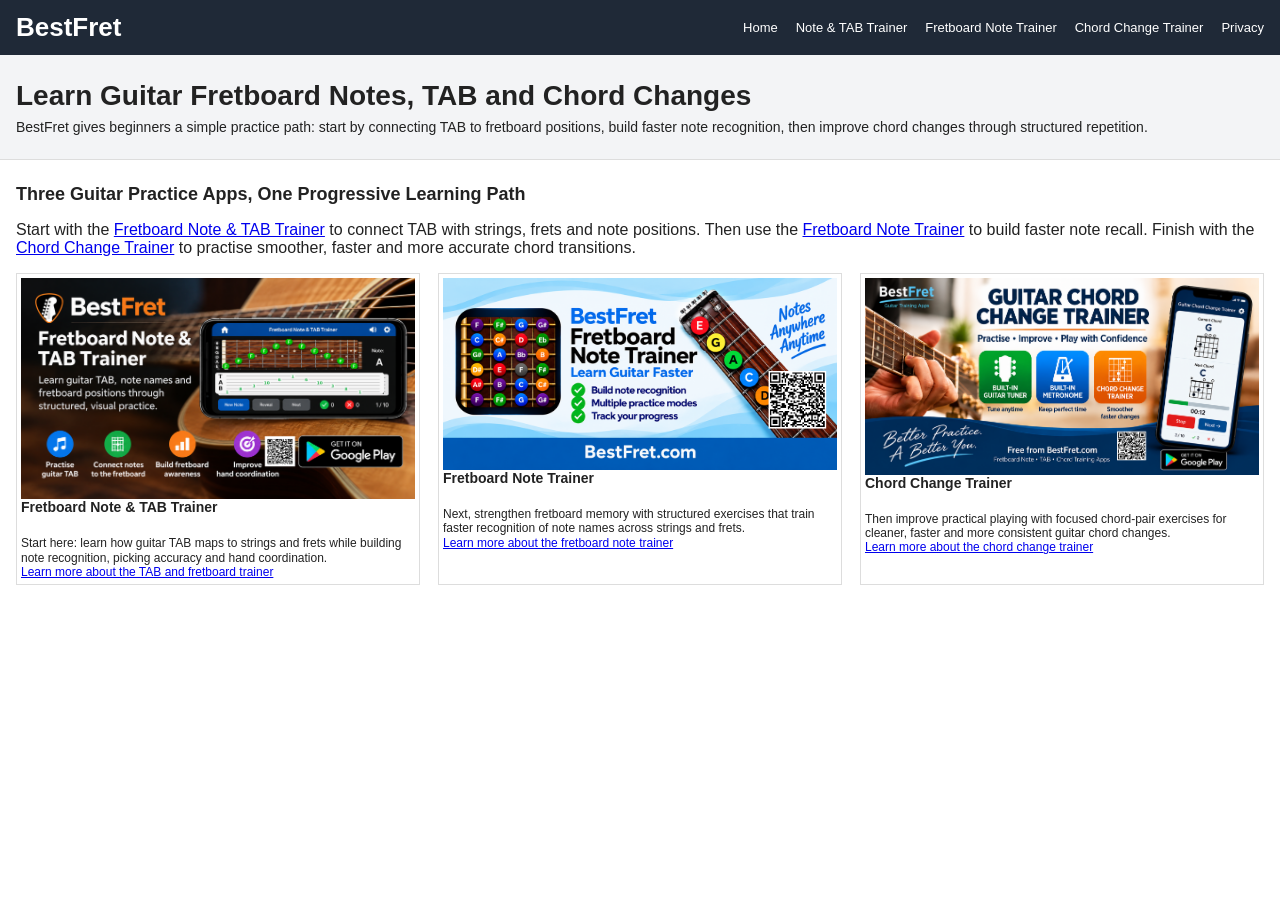
<file: index.html>
﻿<!DOCTYPE html>
<html lang="en">
<head>
  <meta charset="UTF-8">
  <meta name="viewport" content="width=device-width, initial-scale=1.0">
  <title>Guitar Fretboard, TAB &amp; Chord Training Apps | BestFret</title>
  <meta name="description" content="Learn guitar fretboard notes, read TAB, and practise smoother chord changes with BestFret's beginner-friendly Android guitar training apps.">
  <link rel="canonical" href="https://bestfret.com/">
  <meta name="robots" content="index, follow">
  <meta property="og:title" content="Guitar Fretboard, TAB &amp; Chord Training Apps | BestFret">
  <meta property="og:description" content="Beginner-friendly guitar practice apps for fretboard notes, TAB reading and smoother chord changes.">
  <meta property="og:url" content="https://bestfret.com/">
  <meta property="og:type" content="website">

  <script type="application/ld+json">
  {
    "@context": "https://schema.org",
    "@type": "WebSite",
    "name": "BestFret",
    "url": "https://bestfret.com/",
    "description": "Beginner-friendly Android guitar training apps for fretboard notes, TAB reading and chord changes."
  }
  </script>

  <link rel="stylesheet" href="styles.css">
</head>

<body>

<header class="site-header">
  <div class="container header-inner">
    <div class="site-title">BestFret</div>

    <nav class="site-nav">
      <a href="/">Home</a>
      <a href="fretboard-note-tab-trainer.html">Note &amp; TAB Trainer</a>
      <a href="fretboard-note-trainer.html">Fretboard Note Trainer</a>
      <a href="chord-change-trainer.html">Chord Change Trainer</a>
      <a href="privacy.html">Privacy</a>
    </nav>
  </div>
</header>

<main>

<section class="hero">
  <div class="container hero-inner">

    <div class="hero-top">
      <h1>Learn Guitar Fretboard Notes, TAB and Chord Changes</h1>
    </div>

    <p class="hero-text">
      BestFret gives beginners a simple practice path: start by connecting TAB to
      fretboard positions, build faster note recognition, then improve chord changes
      through structured repetition.
    </p>

  </div>
</section>

<section id="apps" class="apps-section">
  <div class="container">

    <div class="section-heading">
      <h2>Three Guitar Practice Apps, One Progressive Learning Path</h2>

      <p>
        Start with the
        <a href="fretboard-note-tab-trainer.html">Fretboard Note &amp; TAB Trainer</a>
        to connect TAB with strings, frets and note positions. Then use the
        <a href="fretboard-note-trainer.html">Fretboard Note Trainer</a>
        to build faster note recall. Finish with the
        <a href="chord-change-trainer.html">Chord Change Trainer</a>
        to practise smoother, faster and more accurate chord transitions.
      </p>
    </div>

    <div class="app-grid">

      <!-- TAB -->
      <article class="app-card">

        <a class="image-link" href="fretboard-note-tab-trainer.html">
          <div class="app-image-wrap">
            <img
              src="images/New TAB Images 260928/TAB_HERO_WITH_QR.png"
              alt="BestFret Fretboard Note and TAB Trainer">
          </div>
        </a>

        <h3>Fretboard Note &amp; TAB Trainer</h3>

        <p>
          Start here: learn how guitar TAB maps to strings and frets while building
          note recognition, picking accuracy and hand coordination.
        </p>

        <p>
          <a href="fretboard-note-tab-trainer.html">
            Learn more about the TAB and fretboard trainer
          </a>
        </p>

      </article>

      <!-- NOTE -->
      <article class="app-card">

        <a class="image-link" href="fretboard-note-trainer.html">
          <div class="app-image-wrap">
            <img
              src="images/New Note Images 260919/NOTE_FEATURE_GRAPHIC_WITH_QR.png"
              alt="BestFret Fretboard Note Trainer">
          </div>
        </a>

        <h3>Fretboard Note Trainer</h3>

        <p>
          Next, strengthen fretboard memory with structured exercises that train
          faster recognition of note names across strings and frets.
        </p>

        <p>
          <a href="fretboard-note-trainer.html">
            Learn more about the fretboard note trainer
          </a>
        </p>

      </article>

      <!-- CHORD -->
      <article class="app-card">

        <a class="image-link" href="chord-change-trainer.html">
          <div class="app-image-wrap">
            <img
              src="images/New Chord Images 260923/chord-hero-FINAL-working-qr.png"
              alt="BestFret Guitar Chord Change Trainer">
          </div>
        </a>

        <h3>Chord Change Trainer</h3>

        <p>
          Then improve practical playing with focused chord-pair exercises for
          cleaner, faster and more consistent guitar chord changes.
        </p>

        <p>
          <a href="chord-change-trainer.html">
            Learn more about the chord change trainer
          </a>
        </p>

      </article>

    </div>

  </div>
</section>

</main>

</body>
</html>
</file>
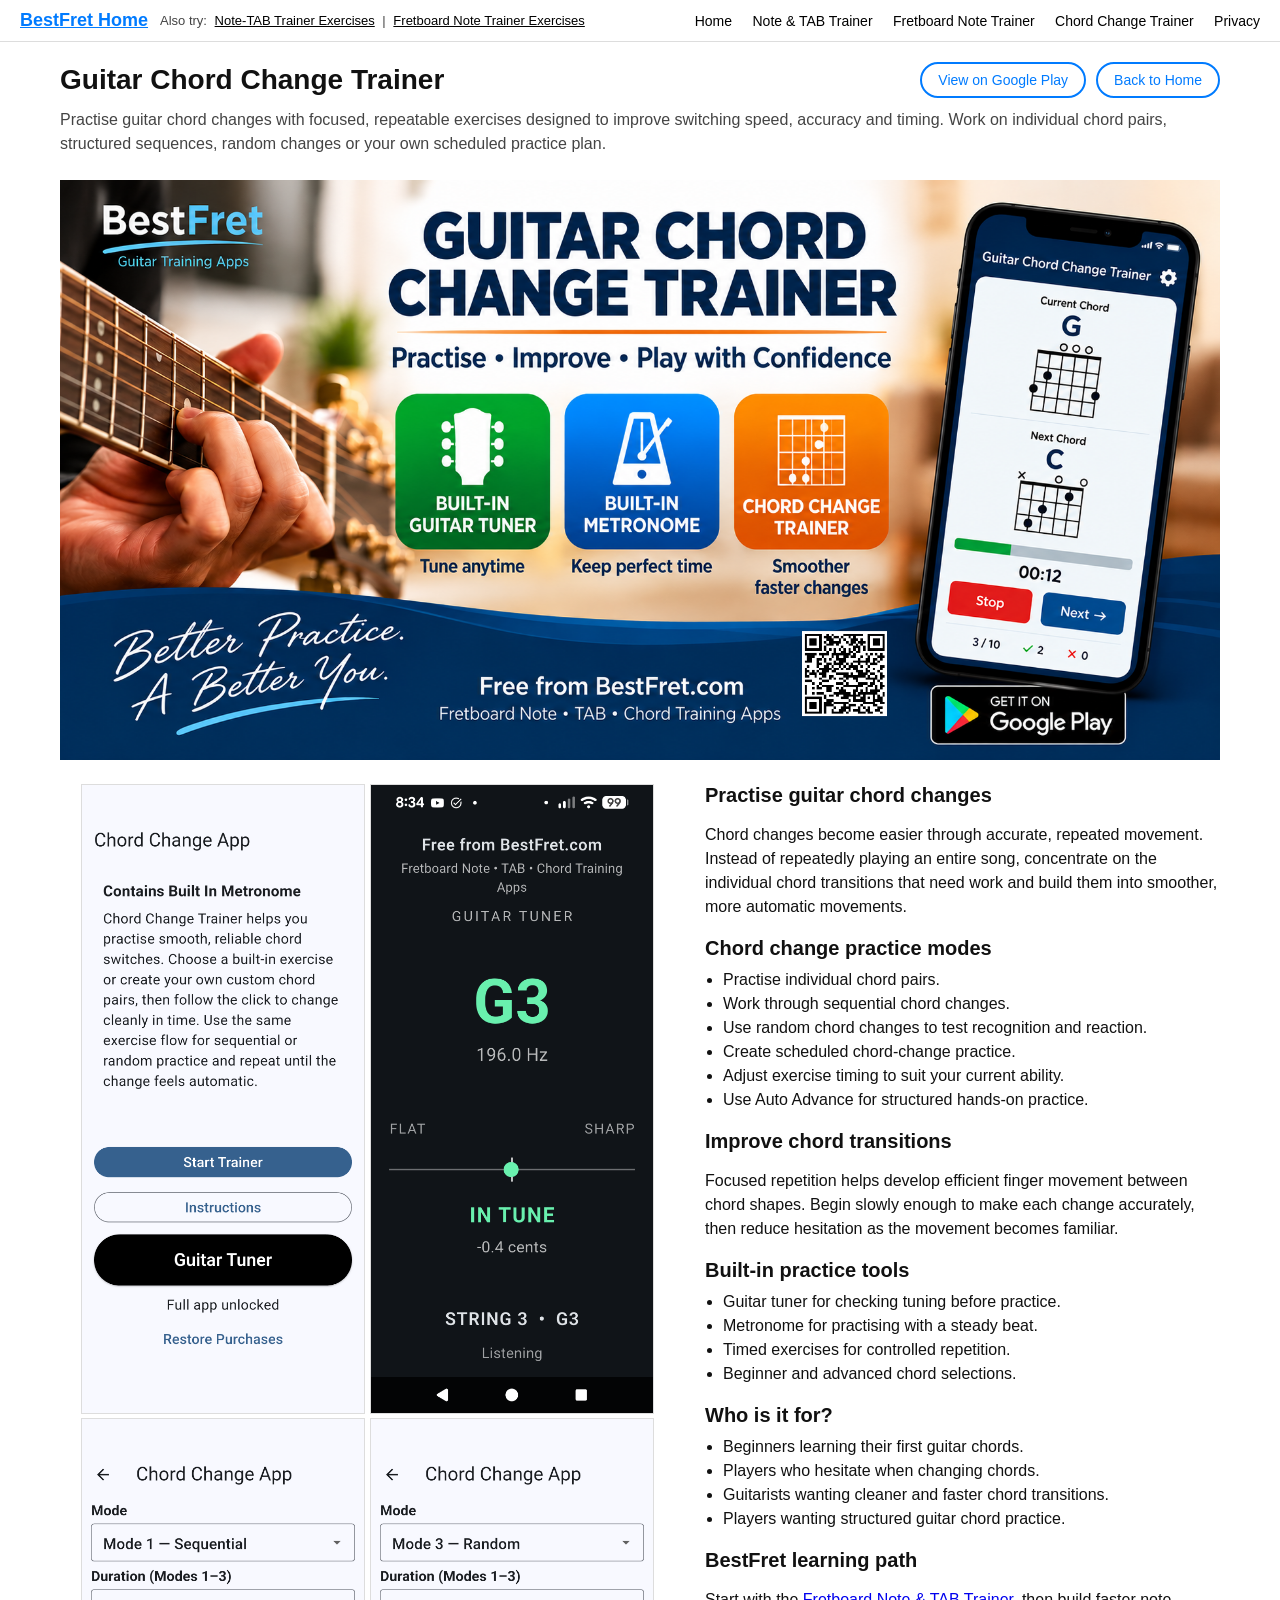
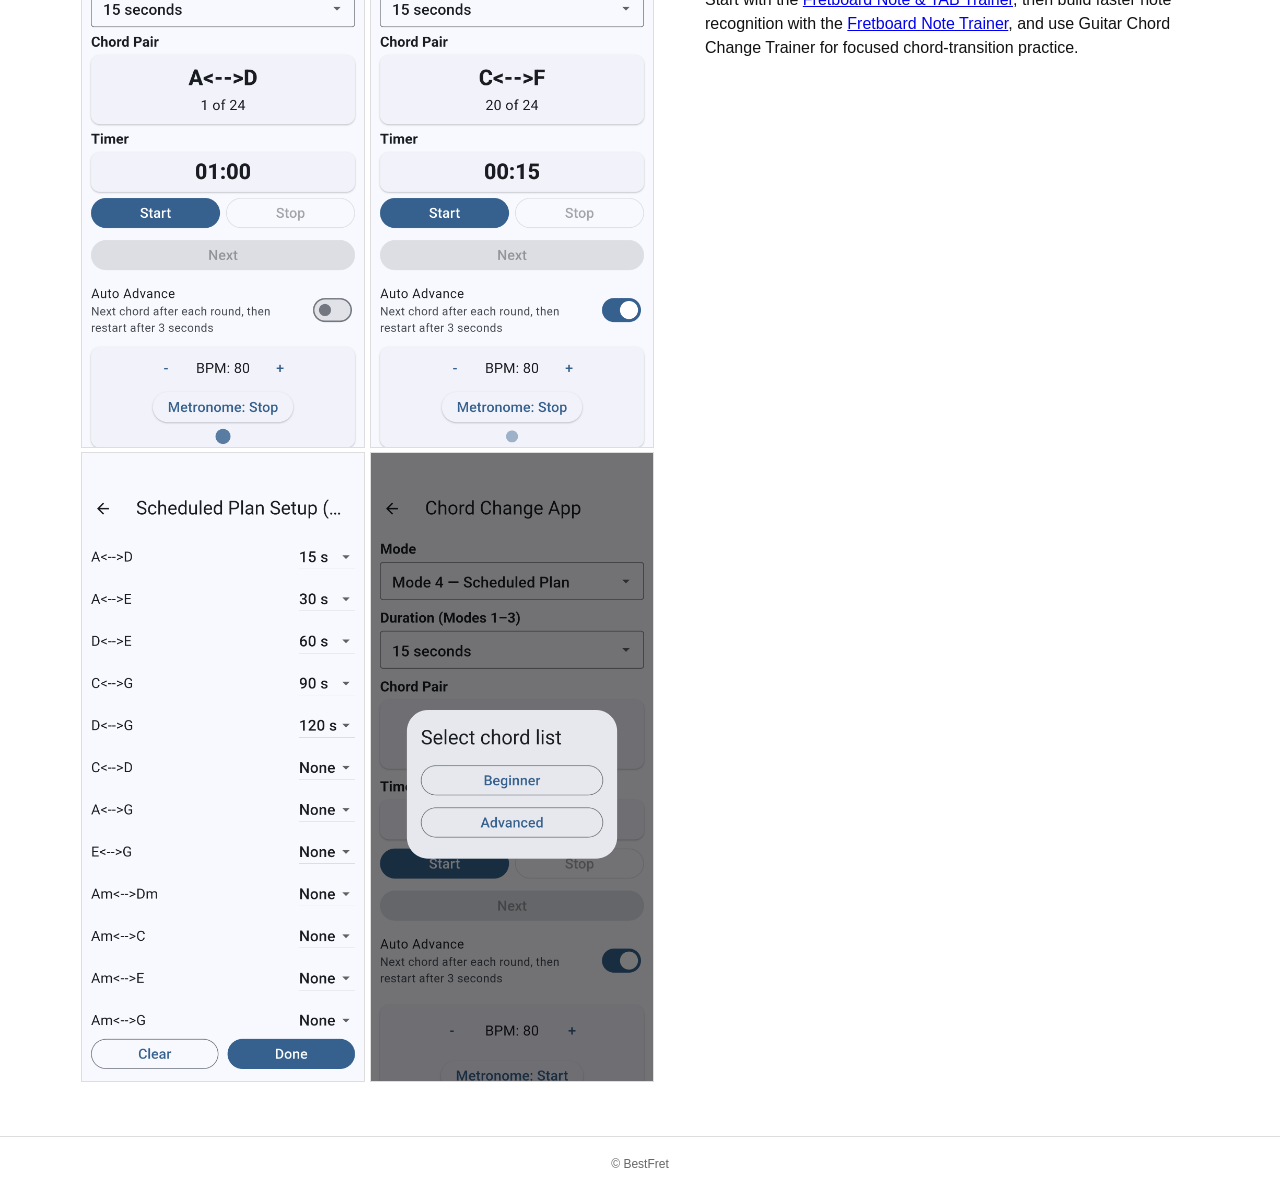
<file: chord-change-trainer.html>
﻿<!DOCTYPE html>
<html lang="en">
<head>
  <meta charset="UTF-8">
  <title>Guitar Chord Change Trainer | Chord Practice &amp; Practise | BestFret</title>
  <meta name="description"
        content="Practise guitar chord changes with structured chord-pair, sequential, random and scheduled exercises. Improve chord transitions, timing and accuracy.">
  <link rel="canonical" href="https://bestfret.com/chord-change-trainer.html">
  <meta property="og:title" content="Guitar Chord Change Trainer | BestFret">
  <meta property="og:description"
        content="Practise smoother, faster guitar chord changes with structured chord-pair, sequential, random and scheduled exercises.">
  <meta property="og:url" content="https://bestfret.com/chord-change-trainer.html">
  <meta property="og:type" content="website">

  <script type="application/ld+json">
  {
    "@context": "https://schema.org",
    "@type": "MobileApplication",
    "name": "Guitar Chord Change Trainer",
    "operatingSystem": "Android",
    "applicationCategory": "EducationalApplication",
    "description": "Structured guitar chord change practice with chord-pair, sequential, random and scheduled exercises for improving transitions, timing and accuracy.",
    "url": "https://bestfret.com/chord-change-trainer.html",
    "installUrl": "https://play.google.com/store/apps/details?id=com.bestfret.chordchangetrainer"
  }
  </script>

  <meta name="robots" content="index, follow">
  <meta name="viewport" content="width=device-width, initial-scale=1.0">
  <link rel="stylesheet" href="styles.css">

  <style>
    body {
      margin: 0;
      font-family: Arial, sans-serif;
      background: #ffffff;
      color: #111;
    }

    header {
      padding: 10px 20px;
      border-bottom: 1px solid #ddd;
      display: flex;
      justify-content: space-between;
      align-items: center;
    }

    .brand {
      display: flex;
      align-items: center;
      gap: 12px;
    }

    .brand a.home-link {
      font-size: 18px;
      font-weight: bold;
      color: #007BFF;
      text-decoration: underline;
    }

    .brand span {
      font-size: 13px;
      color: #444;
    }

    .brand span a {
      color: #000;
      text-decoration: underline;
      margin: 0 4px;
    }

    header nav a {
      text-decoration: none;
      color: black;
      margin-left: 16px;
      font-size: 14px;
    }

    header nav a:hover {
      text-decoration: underline;
    }

    .container {
      max-width: 1200px;
      margin: 0 auto;
      padding: 20px;
    }

    .title-row {
      display: flex;
      justify-content: space-between;
      align-items: center;
      flex-wrap: wrap;
      gap: 10px;
    }

    h1 {
      font-size: 28px;
      margin: 0;
    }

    .top-buttons {
      display: flex;
      gap: 10px;
    }

    .top-buttons a {
      padding: 8px 16px;
      border: 2px solid #007BFF;
      border-radius: 20px;
      text-decoration: none;
      color: #007BFF;
      font-size: 14px;
    }

    .subtitle {
      font-size: 16px;
      color: #444;
      margin: 10px 0 20px;
      line-height: 1.5;
    }

    .hero-image {
      margin: 24px 0;
    }

    .hero-image img {
      display: block;
      width: 100%;
      height: auto;
    }

    .content {
      display: flex;
      gap: 30px;
      align-items: flex-start;
      flex-wrap: wrap;
    }

    .image-column {
      flex: 1 1 500px;
      text-align: center;
    }

    .image-column img {
      max-height: 70vh;
      max-width: 100%;
      height: auto;
      border: 1px solid #ddd;
    }

    .text-column {
      flex: 1 1 400px;
    }

    .section {
      margin-bottom: 18px;
    }

    .section h2 {
      font-size: 20px;
      margin: 0 0 8px;
    }

    .section p {
      line-height: 1.5;
    }

    .section ul {
      margin: 0;
      padding-left: 18px;
      line-height: 1.5;
    }

    footer {
      text-align: center;
      padding: 20px;
      font-size: 12px;
      color: #666;
      border-top: 1px solid #ddd;
      margin-top: 30px;
    }

    @media (max-width: 800px) {
      .content {
        flex-direction: column;
      }

      .title-row {
        align-items: flex-start;
      }

      .top-buttons {
        flex-wrap: wrap;
      }
    }
  </style>
</head>

<body>

<header>
  <div class="brand">
    <a class="home-link" href="/">BestFret Home</a>
    <span>
      Also try:
      <a href="fretboard-note-tab-trainer.html">Note-TAB Trainer Exercises</a> |
      <a href="fretboard-note-trainer.html">Fretboard Note Trainer Exercises</a>
    </span>
  </div>

  <nav>
    <a href="/">Home</a>
    <a href="fretboard-note-tab-trainer.html">Note &amp; TAB Trainer</a>
    <a href="fretboard-note-trainer.html">Fretboard Note Trainer</a>
    <a href="chord-change-trainer.html">Chord Change Trainer</a>
    <a href="privacy.html">Privacy</a>
  </nav>
</header>

<div class="container">

  <div class="title-row">
    <h1>Guitar Chord Change Trainer</h1>

    <div class="top-buttons">
      <a href="https://play.google.com/store/apps/details?id=com.bestfret.chordchangetrainer">
        View on Google Play
      </a>

      <a href="/">
        Back to Home
      </a>
    </div>
  </div>

  <div class="subtitle">
    Practise guitar chord changes with focused, repeatable exercises designed to improve switching speed, accuracy and timing. Work on individual chord pairs, structured sequences, random changes or your own scheduled practice plan.
  </div>

  <div class="hero-image">
    <img
      src="images/New Chord Images 260923/chord-hero-FINAL-working-qr.png"
      alt="BestFret Guitar Chord Change Trainer - practise and improve guitar chord changes">
  </div>

  <div class="content">

    <div class="image-column">

      <img
        src="images/New Chord Images 260923/6 - front-page.png"
        alt="Guitar Chord Change Trainer home screen and practice guidance">

      <img
        src="images/New Chord Images 260923/5-guitar-tuner.png"
        alt="Built-in guitar tuner in Guitar Chord Change Trainer">

      <img
        src="images/New Chord Images 260923/3-sequential.png"
        alt="Guitar Chord Change Trainer sequential chord exercise">

      <img
        src="images/New Chord Images 260923/4-random.png"
        alt="Guitar Chord Change Trainer random chord exercise">

      <img
        src="images/New Chord Images 260923/2-scheduled-plan.png"
        alt="Guitar Chord Change Trainer scheduled practice plan">

      <img
        src="images/New Chord Images 260923/1-chord-list.png"
        alt="Guitar Chord Change Trainer chord selection screen">

    </div>

    <div class="text-column">

      <div class="section">
        <h2>Practise guitar chord changes</h2>
        <p>
          Chord changes become easier through accurate, repeated movement.
          Instead of repeatedly playing an entire song, concentrate on the
          individual chord transitions that need work and build them into
          smoother, more automatic movements.
        </p>
      </div>

      <div class="section">
        <h2>Chord change practice modes</h2>
        <ul>
          <li>Practise individual chord pairs.</li>
          <li>Work through sequential chord changes.</li>
          <li>Use random chord changes to test recognition and reaction.</li>
          <li>Create scheduled chord-change practice.</li>
          <li>Adjust exercise timing to suit your current ability.</li>
          <li>Use Auto Advance for structured hands-on practice.</li>
        </ul>
      </div>

      <div class="section">
        <h2>Improve chord transitions</h2>
        <p>
          Focused repetition helps develop efficient finger movement between
          chord shapes. Begin slowly enough to make each change accurately,
          then reduce hesitation as the movement becomes familiar.
        </p>
      </div>

      <div class="section">
        <h2>Built-in practice tools</h2>
        <ul>
          <li>Guitar tuner for checking tuning before practice.</li>
          <li>Metronome for practising with a steady beat.</li>
          <li>Timed exercises for controlled repetition.</li>
          <li>Beginner and advanced chord selections.</li>
        </ul>
      </div>

      <div class="section">
        <h2>Who is it for?</h2>
        <ul>
          <li>Beginners learning their first guitar chords.</li>
          <li>Players who hesitate when changing chords.</li>
          <li>Guitarists wanting cleaner and faster chord transitions.</li>
          <li>Players wanting structured guitar chord practice.</li>
        </ul>
      </div>

      <div class="section">
        <h2>BestFret learning path</h2>
        <p>
          Start with the
          <a href="fretboard-note-tab-trainer.html">Fretboard Note &amp; TAB Trainer</a>,
          then build faster note recognition with the
          <a href="fretboard-note-trainer.html">Fretboard Note Trainer</a>,
          and use Guitar Chord Change Trainer for focused chord-transition practice.
        </p>
      </div>

    </div>

  </div>

</div>

<footer>
  &copy; BestFret
</footer>

</body>
</html>
</file>
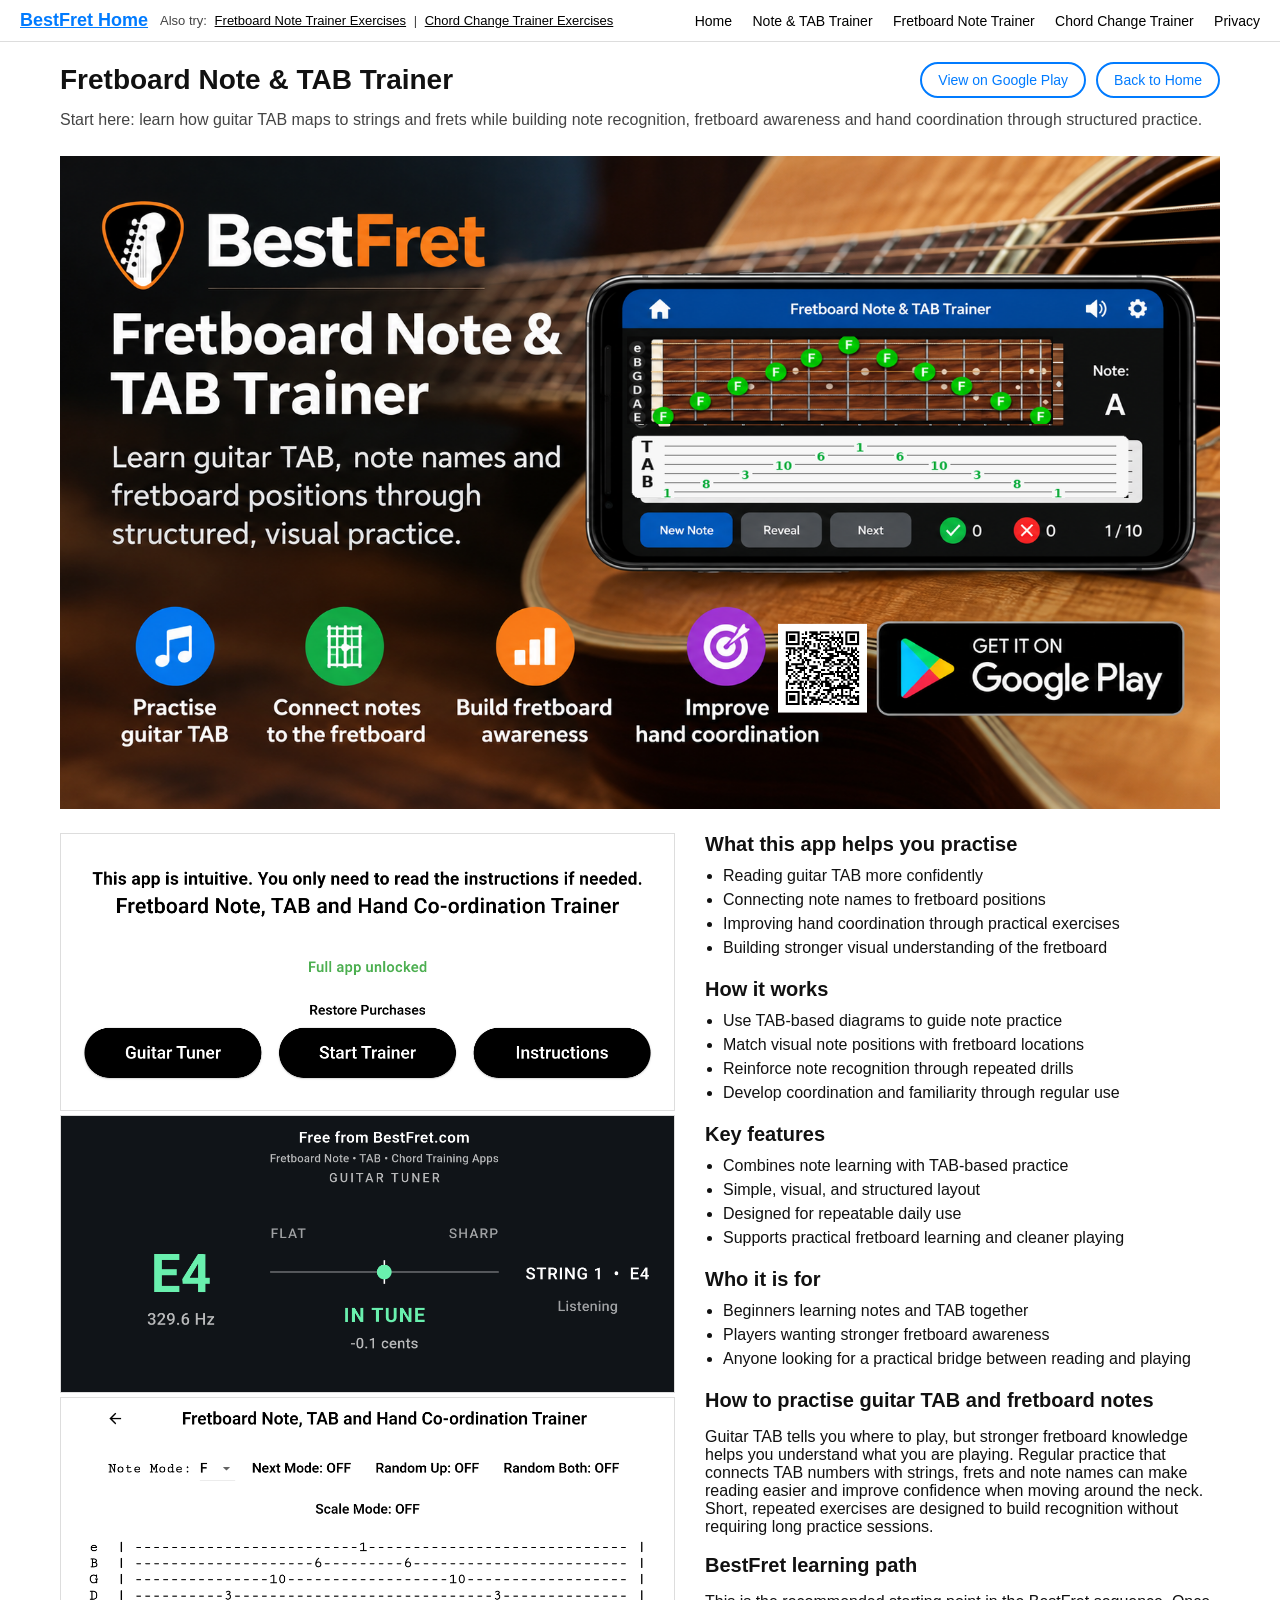
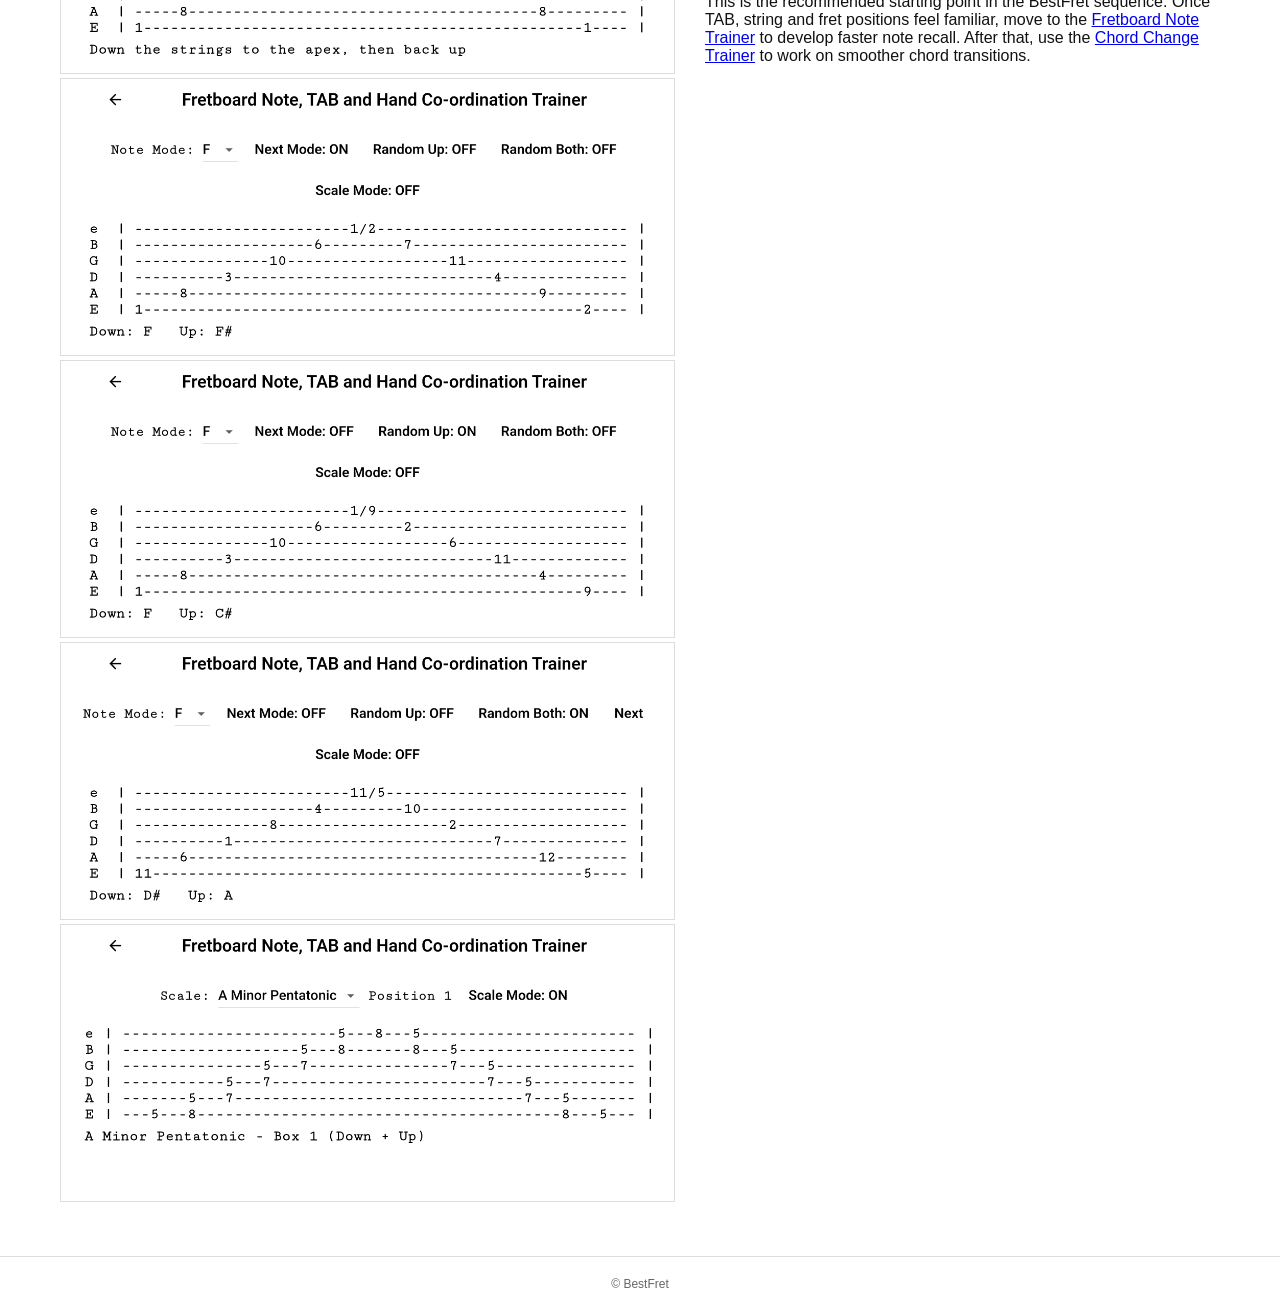
<file: fretboard-note-tab-trainer.html>
﻿<!DOCTYPE html>
<html lang="en">
<head>
  <meta charset="UTF-8">
  <title>Guitar TAB &amp; Fretboard Trainer | Learn Notes | BestFret</title>
  <meta name="description" content="Learn guitar TAB and fretboard note positions together with beginner-friendly exercises for note recognition, fretboard awareness and hand coordination.">
  <link rel="canonical" href="https://bestfret.com/fretboard-note-tab-trainer.html">
  <meta property="og:title" content="Guitar TAB &amp; Fretboard Trainer | BestFret">
  <meta property="og:description" content="Learn guitar TAB, fretboard note positions and hand coordination with structured beginner-friendly practice.">
  <meta property="og:url" content="https://bestfret.com/fretboard-note-tab-trainer.html">
  <meta property="og:type" content="website">
  <script type="application/ld+json">
  {
    "@context": "https://schema.org",
    "@type": "MobileApplication",
    "name": "Fretboard Note & TAB Trainer",
    "operatingSystem": "Android",
    "applicationCategory": "EducationalApplication",
    "description": "Beginner-friendly guitar practice for learning TAB, fretboard note positions and hand coordination.",
    "url": "https://bestfret.com/fretboard-note-tab-trainer.html",
    "installUrl": "https://play.google.com/store/apps/details?id=com.bestfret.fretboardnotetabtrainer"
  }
  </script>
  <meta name="robots" content="index, follow">
  <meta name="viewport" content="width=device-width, initial-scale=1.0">
  <link rel="stylesheet" href="styles.css">
  <style>
    body {
      margin: 0;
      font-family: Arial, sans-serif;
      background: #ffffff;
      color: #111;
    }

    header {
      padding: 10px 20px;
      border-bottom: 1px solid #ddd;
      display: flex;
      justify-content: space-between;
      align-items: center;
    }

    .brand {
      display: flex;
      align-items: center;
      gap: 12px;
    }

    .brand a.home-link {
      font-size: 18px;
      font-weight: bold;
      color: #007BFF;
      text-decoration: underline;
    }

    .brand span {
      font-size: 13px;
      color: #444;
    }

    .brand span a {
      color: #000;
      text-decoration: underline;
      margin: 0 4px;
    }

    header nav a {
      text-decoration: none;
      color: black;
      margin-left: 16px;
      font-size: 14px;
    }

    header nav a:hover {
      text-decoration: underline;
    }

    .container {
      max-width: 1200px;
      margin: 0 auto;
      padding: 20px;
    }

    .title-row {
      display: flex;
      justify-content: space-between;
      align-items: center;
      flex-wrap: wrap;
      gap: 10px;
    }

    h1 {
      font-size: 28px;
      margin: 0;
    }

    .top-buttons {
      display: flex;
      gap: 10px;
    }

    .download-box {
      margin-top: 10px;
      text-align: center;
    }

    .download-box p {
      margin: 0 0 6px;
      font-size: 13px;
      color: #444;
    }

    .download-box img {
      width: 92px;
      height: 92px;
      border: 1px solid #ddd;
    }

    .top-buttons a {
      padding: 8px 16px;
      border: 2px solid #007BFF;
      border-radius: 20px;
      text-decoration: none;
      color: #007BFF;
      font-size: 14px;
    }

    .subtitle {
      font-size: 16px;
      color: #444;
      margin: 10px 0 20px;
      line-height: 1.5;
    }

    .content {
      display: flex;
      gap: 30px;
      align-items: flex-start;
      flex-wrap: wrap;
    }

    .image-column {
      flex: 1 1 500px;
      text-align: center;
    }

    .image-column img {
      max-height: 70vh;
      max-width: 100%;
      height: auto;
      border: 1px solid #ddd;
    }

    .text-column {
      flex: 1 1 400px;
    }

    .section {
      margin-bottom: 18px;
    }

    .section h2 {
      font-size: 20px;
      margin: 0 0 8px;
    }

    .section ul {
      margin: 0;
      padding-left: 18px;
      line-height: 1.5;
    }

    footer {
      text-align: center;
      padding: 20px;
      font-size: 12px;
      color: #666;
      border-top: 1px solid #ddd;
      margin-top: 30px;
    }

    @media (max-width: 800px) {
      .content {
        flex-direction: column;
      }

      .title-row {
        align-items: flex-start;
      }

      .top-buttons {
        flex-wrap: wrap;
      }

      .download-box {
        text-align: left;
      }
    }
  </style>
</head>
<body>

<header>
  <div class="brand">
    <a class="home-link" href="/">BestFret Home</a>
    <span>Also try: 
      <a href="fretboard-note-trainer.html">Fretboard Note Trainer Exercises</a> | 
      <a href="chord-change-trainer.html">Chord Change Trainer Exercises</a>
    </span>
  </div>
  <nav>
    <a href="/">Home</a>
    <a href="fretboard-note-tab-trainer.html">Note &amp; TAB Trainer</a>
    <a href="fretboard-note-trainer.html">Fretboard Note Trainer</a>
    <a href="chord-change-trainer.html">Chord Change Trainer</a>
    <a href="privacy.html">Privacy</a>
  </nav>
</header>

<div class="container">

  <div class="title-row">
    <h1>Fretboard Note & TAB Trainer</h1>
    <div>
      <div class="top-buttons">
        <a href="https://play.google.com/store/apps/details?id=com.bestfret.fretboardnotetabtrainer">View on Google Play</a>
        <a href="/">Back to Home</a>
      </div>
    </div>
  </div>

  <div class="subtitle">Start here: learn how guitar TAB maps to strings and frets while building note recognition, fretboard awareness and hand coordination through structured practice.</div>

  <div style="margin: 24px 0;">
    <img
      src="images/New TAB Images 260928/TAB_HERO_WITH_QR.png"
      alt="BestFret Fretboard Note and TAB Trainer"
      style="display:block; width:100%; height:auto;">
  </div>

  <div class="content">

    <div class="image-column">
      <img src="images/New TAB Images 260928/tab-1.png" alt="BestFret Fretboard Note and TAB Trainer screen 1">
      <img src="images/New TAB Images 260928/tab-2.png" alt="BestFret Fretboard Note and TAB Trainer screen 2">
      <img src="images/New TAB Images 260928/tab-3.png" alt="BestFret Fretboard Note and TAB Trainer screen 3">
      <img src="images/New TAB Images 260928/tab-4.png" alt="BestFret Fretboard Note and TAB Trainer screen 4">
      <img src="images/New TAB Images 260928/tab-5.png" alt="BestFret Fretboard Note and TAB Trainer screen 5">
      <img src="images/New TAB Images 260928/tab-6.png" alt="BestFret Fretboard Note and TAB Trainer screen 6">
      <img src="images/New TAB Images 260928/tab-7.png" alt="BestFret Fretboard Note and TAB Trainer screen 7">
    </div>
    <div class="text-column">

      <div class="section">
        <h2>What this app helps you practise</h2>
        <ul>
          <li>Reading guitar TAB more confidently</li>
          <li>Connecting note names to fretboard positions</li>
          <li>Improving hand coordination through practical exercises</li>
          <li>Building stronger visual understanding of the fretboard</li>
        </ul>
      </div>

      <div class="section">
        <h2>How it works</h2>
        <ul>
          <li>Use TAB-based diagrams to guide note practice</li>
          <li>Match visual note positions with fretboard locations</li>
          <li>Reinforce note recognition through repeated drills</li>
          <li>Develop coordination and familiarity through regular use</li>
        </ul>
      </div>

      <div class="section">
        <h2>Key features</h2>
        <ul>
          <li>Combines note learning with TAB-based practice</li>
          <li>Simple, visual, and structured layout</li>
          <li>Designed for repeatable daily use</li>
          <li>Supports practical fretboard learning and cleaner playing</li>
        </ul>
      </div>

      <div class="section">
        <h2>Who it is for</h2>
        <ul>
          <li>Beginners learning notes and TAB together</li>
          <li>Players wanting stronger fretboard awareness</li>
          <li>Anyone looking for a practical bridge between reading and playing</li>
        </ul>
      </div>
      <div class="section">
        <h2>How to practise guitar TAB and fretboard notes</h2>
        <p>
          Guitar TAB tells you where to play, but stronger fretboard knowledge helps you understand what you are playing.
          Regular practice that connects TAB numbers with strings, frets and note names can make reading easier and improve
          confidence when moving around the neck. Short, repeated exercises are designed to build recognition without requiring
          long practice sessions.
        </p>
      </div>

      <div class="section">
        <h2>BestFret learning path</h2>
        <p>
          This is the recommended starting point in the BestFret sequence. Once TAB, string and fret positions feel familiar,
          move to the <a href="fretboard-note-trainer.html">Fretboard Note Trainer</a> to develop faster note recall.
          After that, use the <a href="chord-change-trainer.html">Chord Change Trainer</a> to work on smoother chord transitions.
        </p>
      </div>

    </div>

  </div>

</div>

<footer>
  &copy; BestFret
</footer>

</body>
</html>
</file>
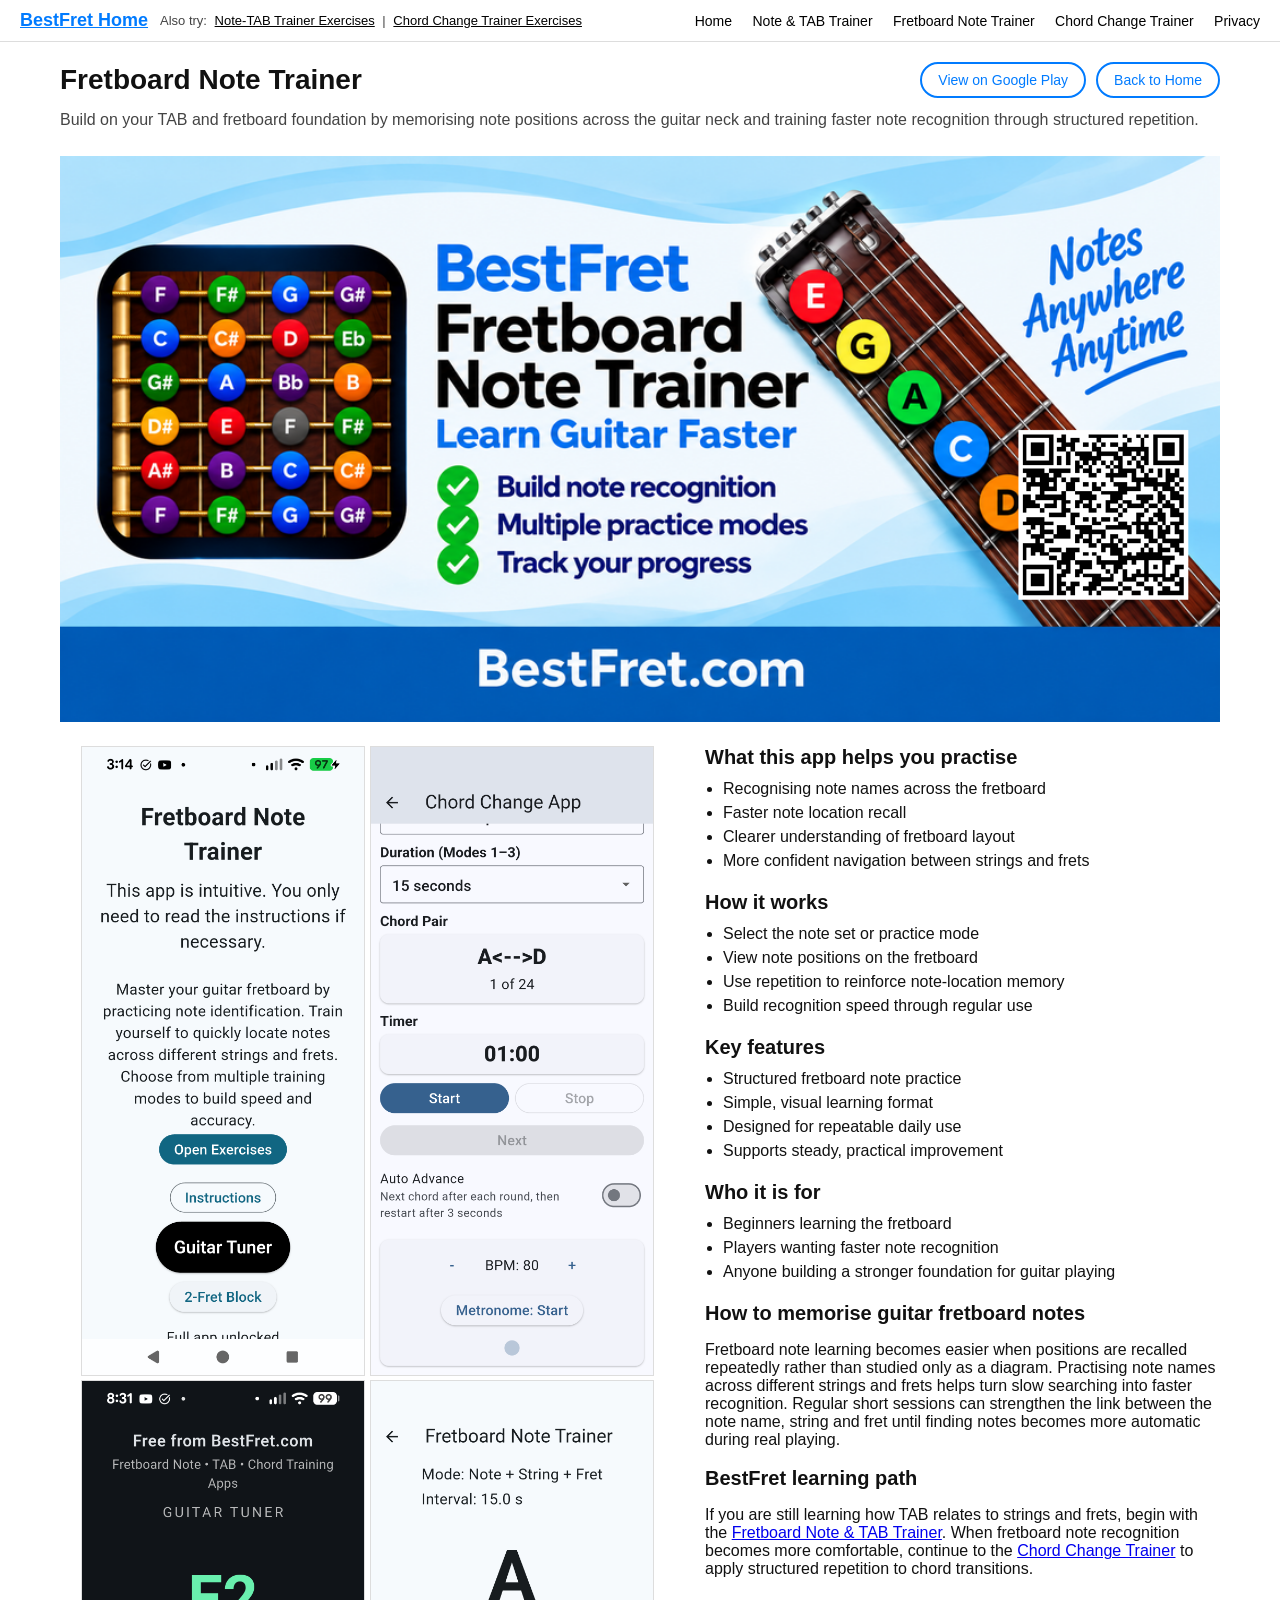
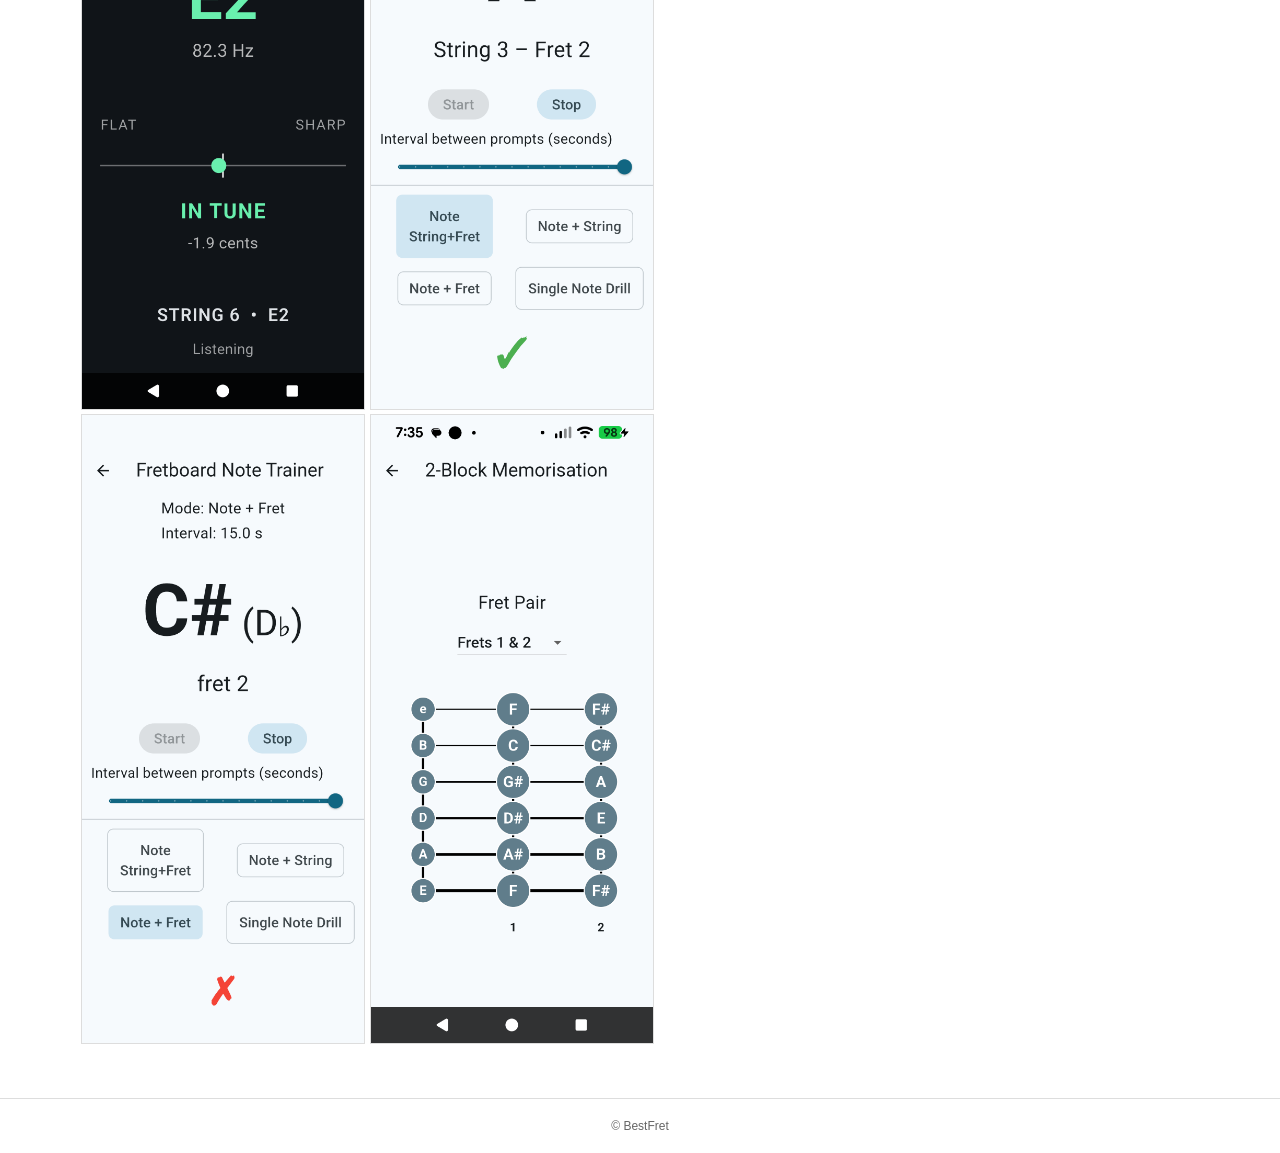
<file: fretboard-note-trainer.html>
﻿<!DOCTYPE html>
<html lang="en">
<head>
  <meta charset="UTF-8">
  <title>Guitar Fretboard Note Trainer | Memorise Notes | BestFret</title>
  <meta name="description" content="Memorise guitar fretboard notes with structured note-recognition exercises that build faster recall across strings and frets.">
  <link rel="canonical" href="https://bestfret.com/fretboard-note-trainer.html">
  <meta property="og:title" content="Guitar Fretboard Note Trainer | BestFret">
  <meta property="og:description" content="Build faster guitar note recognition and stronger fretboard memory with structured repeatable practice.">
  <meta property="og:url" content="https://bestfret.com/fretboard-note-trainer.html">
  <meta property="og:type" content="website">
  <script type="application/ld+json">
  {
    "@context": "https://schema.org",
    "@type": "MobileApplication",
    "name": "Fretboard Note Trainer",
    "operatingSystem": "Android",
    "applicationCategory": "EducationalApplication",
    "description": "Structured guitar fretboard note-recognition practice for building faster recall across strings and frets.",
    "url": "https://bestfret.com/fretboard-note-trainer.html",
    "installUrl": "https://play.google.com/store/apps/details?id=com.bestfret.fretboardnotetrainer"
  }
  </script>
  <meta name="robots" content="index, follow">
  <meta name="viewport" content="width=device-width, initial-scale=1.0">
  <link rel="stylesheet" href="styles.css">
  <style>
    body {
      margin: 0;
      font-family: Arial, sans-serif;
      background: #ffffff;
      color: #111;
    }

    header {
      padding: 10px 20px;
      border-bottom: 1px solid #ddd;
      display: flex;
      justify-content: space-between;
      align-items: center;
    }

    .brand {
      display: flex;
      align-items: center;
      gap: 12px;
    }

    .brand a.home-link {
      font-size: 18px;
      font-weight: bold;
      color: #007BFF;
      text-decoration: underline;
    }

    .brand span {
      font-size: 13px;
      color: #444;
    }

    .brand span a {
      color: #000;
      text-decoration: underline;
      margin: 0 4px;
    }

    header nav a {
      text-decoration: none;
      color: black;
      margin-left: 16px;
      font-size: 14px;
    }

    header nav a:hover {
      text-decoration: underline;
    }

    .container {
      max-width: 1200px;
      margin: 0 auto;
      padding: 20px;
    }

    .title-row {
      display: flex;
      justify-content: space-between;
      align-items: center;
      flex-wrap: wrap;
      gap: 10px;
    }

    h1 {
      font-size: 28px;
      margin: 0;
    }

    .top-buttons {
      display: flex;
      gap: 10px;
    }

    .top-buttons a {
      padding: 8px 16px;
      border: 2px solid #007BFF;
      border-radius: 20px;
      text-decoration: none;
      color: #007BFF;
      font-size: 14px;
    }

    .subtitle {
      font-size: 16px;
      color: #444;
      margin: 10px 0 20px;
      line-height: 1.5;
    }

    .content {
      display: flex;
      gap: 30px;
      align-items: flex-start;
      flex-wrap: wrap;
    }

    .image-column {
      flex: 1 1 500px;
      text-align: center;
    }

    .image-with-qr {
      display: inline-flex;
      align-items: center;
      gap: 12px;
    }

    .image-column img {
      max-height: 70vh;
      max-width: 100%;
      height: auto;
      border: 1px solid #ddd;
    }

    .image-with-qr .note-qr {
      width: 92px;
      height: 92px;
      border: 1px solid #ddd;
      flex: 0 0 auto;
    }

    .text-column {
      flex: 1 1 400px;
    }

    .section {
      margin-bottom: 18px;
    }

    .section h2 {
      font-size: 20px;
      margin: 0 0 8px;
    }

    .section ul {
      margin: 0;
      padding-left: 18px;
      line-height: 1.5;
    }

    footer {
      text-align: center;
      padding: 20px;
      font-size: 12px;
      color: #666;
      border-top: 1px solid #ddd;
      margin-top: 30px;
    }

    @media (max-width: 800px) {
      .content {
        flex-direction: column;
      }

      .image-with-qr {
        display: flex;
        justify-content: center;
      }
    }
  </style>
</head>
<body>

<header>
  <div class="brand">
    <a class="home-link" href="/">BestFret Home</a>
    <span>Also try: 
      <a href="fretboard-note-tab-trainer.html">Note-TAB Trainer Exercises</a> | 
      <a href="chord-change-trainer.html">Chord Change Trainer Exercises</a>
    </span>
  </div>
  <nav>
    <a href="/">Home</a>
    <a href="fretboard-note-tab-trainer.html">Note &amp; TAB Trainer</a>
    <a href="fretboard-note-trainer.html">Fretboard Note Trainer</a>
    <a href="chord-change-trainer.html">Chord Change Trainer</a>
    <a href="privacy.html">Privacy</a>
  </nav>
</header>

<div class="container">

  <div class="title-row">
    <h1>Fretboard Note Trainer</h1>
    <div class="top-buttons">
      <a href="https://play.google.com/store/apps/details?id=com.bestfret.fretboardnotetrainer">View on Google Play</a>
      <a href="/">Back to Home</a>
    </div>
  </div>

  <div class="subtitle">Build on your TAB and fretboard foundation by memorising note positions across the guitar neck and training faster note recognition through structured repetition.</div>

  <div style="margin: 24px 0;">
    <img
      src="images/New Note Images 260919/NOTE_FEATURE_GRAPHIC_WITH_QR.png"
      alt="BestFret Fretboard Note Trainer"
      style="display:block; width:100%; height:auto;">
  </div>

  <div class="content">

    <div class="image-column">
      <div class="image-with-qr">
        <div class="note-screenshot-gallery">
          <img src="images/New Note Images 260919/1 - Screenshot_20260918-151420.png" alt="Fretboard Note Trainer screenshot 1">
          <img src="images/New Note Images 260919/2 - Screenshot_20260918-151404.png" alt="Fretboard Note Trainer screenshot 2">
          <img src="images/New Note Images 260919/3 - Screenshot_20260919-083145.png" alt="Fretboard Note Trainer screenshot 3">
          <img src="images/New Note Images 260919/4 - Screenshot_20260918-072349.png" alt="Fretboard Note Trainer screenshot 4">
          <img src="images/New Note Images 260919/5 - Screenshot_20260918-073512.png" alt="Fretboard Note Trainer screenshot 5">
          <img src="images/New Note Images 260919/6 -Screenshot_20260918-073530.png" alt="Fretboard Note Trainer screenshot 6">
        </div>
      </div>
    </div>

    <div class="text-column">

      <div class="section">
        <h2>What this app helps you practise</h2>
        <ul>
          <li>Recognising note names across the fretboard</li>
          <li>Faster note location recall</li>
          <li>Clearer understanding of fretboard layout</li>
          <li>More confident navigation between strings and frets</li>
        </ul>
      </div>

      <div class="section">
        <h2>How it works</h2>
        <ul>
          <li>Select the note set or practice mode</li>
          <li>View note positions on the fretboard</li>
          <li>Use repetition to reinforce note-location memory</li>
          <li>Build recognition speed through regular use</li>
        </ul>
      </div>

      <div class="section">
        <h2>Key features</h2>
        <ul>
          <li>Structured fretboard note practice</li>
          <li>Simple, visual learning format</li>
          <li>Designed for repeatable daily use</li>
          <li>Supports steady, practical improvement</li>
        </ul>
      </div>

      <div class="section">
        <h2>Who it is for</h2>
        <ul>
          <li>Beginners learning the fretboard</li>
          <li>Players wanting faster note recognition</li>
          <li>Anyone building a stronger foundation for guitar playing</li>
        </ul>
      </div>
      <div class="section">
        <h2>How to memorise guitar fretboard notes</h2>
        <p>
          Fretboard note learning becomes easier when positions are recalled repeatedly rather than studied only as a diagram.
          Practising note names across different strings and frets helps turn slow searching into faster recognition.
          Regular short sessions can strengthen the link between the note name, string and fret until finding notes becomes
          more automatic during real playing.
        </p>
      </div>

      <div class="section">
        <h2>BestFret learning path</h2>
        <p>
          If you are still learning how TAB relates to strings and frets, begin with the
          <a href="fretboard-note-tab-trainer.html">Fretboard Note &amp; TAB Trainer</a>.
          When fretboard note recognition becomes more comfortable, continue to the
          <a href="chord-change-trainer.html">Chord Change Trainer</a> to apply structured repetition to chord transitions.
        </p>
      </div>

    </div>

  </div>

</div>

<footer>
  &copy; BestFret
</footer>

</body>
</html>
</file>
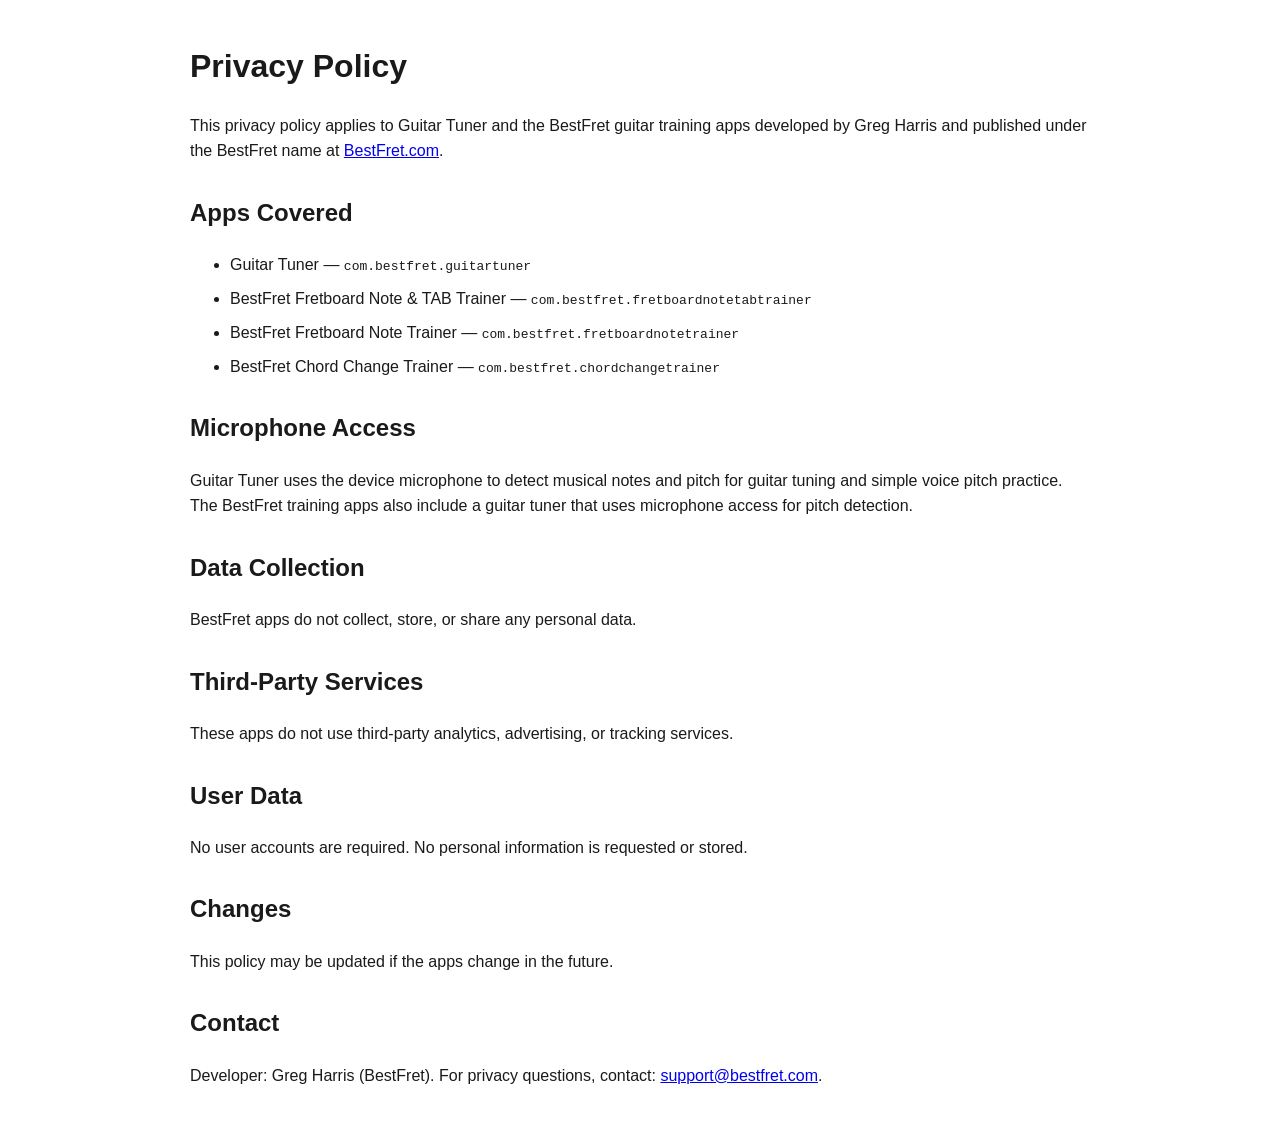
<file: privacy.html>
<!DOCTYPE html>
<html lang="en">
<head>
  <meta charset="UTF-8" />
  <meta name="viewport" content="width=device-width, initial-scale=1.0" />
  <title>Privacy Policy | BestFret</title>
  <meta name="description" content="Privacy policy for Guitar Tuner and BestFret guitar training apps developed by Greg Harris." />
  <style>
    body { margin: 0; font-family: Arial, Helvetica, sans-serif; background: #ffffff; color: #1a1a1a; line-height: 1.6; }
    .wrap { max-width: 900px; margin: 0 auto; padding: 20px; }
    h1 { margin-bottom: 20px; }
    h2 { margin-top: 30px; }
    p { margin-bottom: 16px; }
    li { margin-bottom: 8px; overflow-wrap: anywhere; }
  </style>
</head>
<body>
  <div class="wrap">
    <h1>Privacy Policy</h1>
    <p>This privacy policy applies to Guitar Tuner and the BestFret guitar training apps developed by Greg Harris and published under the BestFret name at <a href="https://bestfret.com/">BestFret.com</a>.</p>

    <h2>Apps Covered</h2>
    <ul>
      <li>Guitar Tuner — <code>com.bestfret.guitartuner</code></li>
      <li>BestFret Fretboard Note &amp; TAB Trainer — <code>com.bestfret.fretboardnotetabtrainer</code></li>
      <li>BestFret Fretboard Note Trainer — <code>com.bestfret.fretboardnotetrainer</code></li>
      <li>BestFret Chord Change Trainer — <code>com.bestfret.chordchangetrainer</code></li>
    </ul>

    <h2>Microphone Access</h2>
    <p>Guitar Tuner uses the device microphone to detect musical notes and pitch for guitar tuning and simple voice pitch practice. The BestFret training apps also include a guitar tuner that uses microphone access for pitch detection.</p>

    <h2>Data Collection</h2>
    <p>BestFret apps do not collect, store, or share any personal data.</p>

    <h2>Third-Party Services</h2>
    <p>These apps do not use third-party analytics, advertising, or tracking services.</p>

    <h2>User Data</h2>
    <p>No user accounts are required. No personal information is requested or stored.</p>

    <h2>Changes</h2>
    <p>This policy may be updated if the apps change in the future.</p>

    <h2>Contact</h2>
    <p>Developer: Greg Harris (BestFret). For privacy questions, contact: <a href="mailto:support@bestfret.com">support@bestfret.com</a>.</p>
  </div>
</body>
</html>
</file>
<file: styles.css>
* {
  box-sizing: border-box;
}

body {
  margin: 0;
  font-family: Arial, sans-serif;
  color: #222222;
  background: #ffffff;
}

.container {
  width: min(1320px, calc(100% - 32px));
  margin: 0 auto;
}

.site-header {
  background: #1f2937;
  color: #ffffff;
}

.header-inner {
  display: flex;
  justify-content: space-between;
  align-items: center;
  gap: 16px;
  padding: 12px 0;
}

.site-title {
  font-size: 26px;
  font-weight: 700;
}

.site-nav {
  display: flex;
  flex-wrap: wrap;
  gap: 18px;
}

.site-nav a {
  color: #ffffff;
  text-decoration: none;
  font-size: 13px;
}

.site-nav a:hover {
  text-decoration: underline;
}

.hero {
  background: #f3f4f6;
  border-bottom: 1px solid #dddddd;
}

.hero-inner {
  padding: 24px 0;
}

.hero-top {
  display: flex;
  justify-content: space-between;
  align-items: center;
  gap: 18px;
  margin-bottom: 6px;
}

.hero h1 {
  margin: 0;
  font-size: 28px;
  line-height: 1.2;
}

.hero-buttons {
  display: flex;
  gap: 8px;
  flex-wrap: wrap;
}

.button {
  display: inline-block;
  padding: 8px 14px;
  background: #2563eb;
  color: #ffffff;
  text-decoration: none;
  border-radius: 6px;
  font-size: 13px;
}

.button:hover {
  background: #1d4ed8;
}

.button-secondary {
  background: #4b5563;
}

.button-secondary:hover {
  background: #374151;
}

.hero-text {
  margin: 0;
  font-size: 14px;
  white-space: nowrap;
  overflow: hidden;
  text-overflow: ellipsis;
}

.apps-section {
  padding: 24px 0 32px 0;
}

.section-heading {
  margin-bottom: 14px;
}

.section-heading h2 {
  margin: 0 0 4px 0;
  font-size: 18px;
  white-space: nowrap;
}

.app-grid {
  display: grid;
  grid-template-columns: repeat(3, minmax(320px, 1fr));
  gap: 18px;
}

.app-card {
  border: 1px solid #dddddd;
  padding: 4px;
  background: #ffffff;
}

.image-link {
  display: block;
  text-decoration: none;
}

.app-image-wrap {
  position: relative;
  overflow: visible;
}

.app-image-wrap > img:not(.card-qr) {
  display: block;
  width: 100%;
  height: auto;
  object-fit: contain;
}

.card-qr {
  position: absolute;
  right: 8px;
  bottom: 8px;
  width: 64px;
  height: 64px;
  background: #ffffff;
  padding: 3px;
  border: 1px solid #cccccc;
  border-radius: 6px;
}

.tab-qr-bottom {
  display: block;
  width: 64px;
  height: 64px;
  margin: 6px auto 0 auto;
}

.app-card h3 {
  margin: 0 0 2px 0;
  font-size: 14px;
  line-height: 1.25;
  min-height: 35px;
  white-space: normal;
  overflow-wrap: anywhere;
}

.app-card p {
  margin: 0;
  font-size: 12px;
  line-height: 1.2;
}

@media (max-width: 1100px) {
  .hero-top {
    flex-direction: column;
    align-items: flex-start;
  }

  .app-grid {
    grid-template-columns: 1fr;
  }
}

.qr-below {
  text-align: center;
  margin-top: 10px;
}

.qr-below img {
  width: 72px;
  height: 72px;
}
</file>
